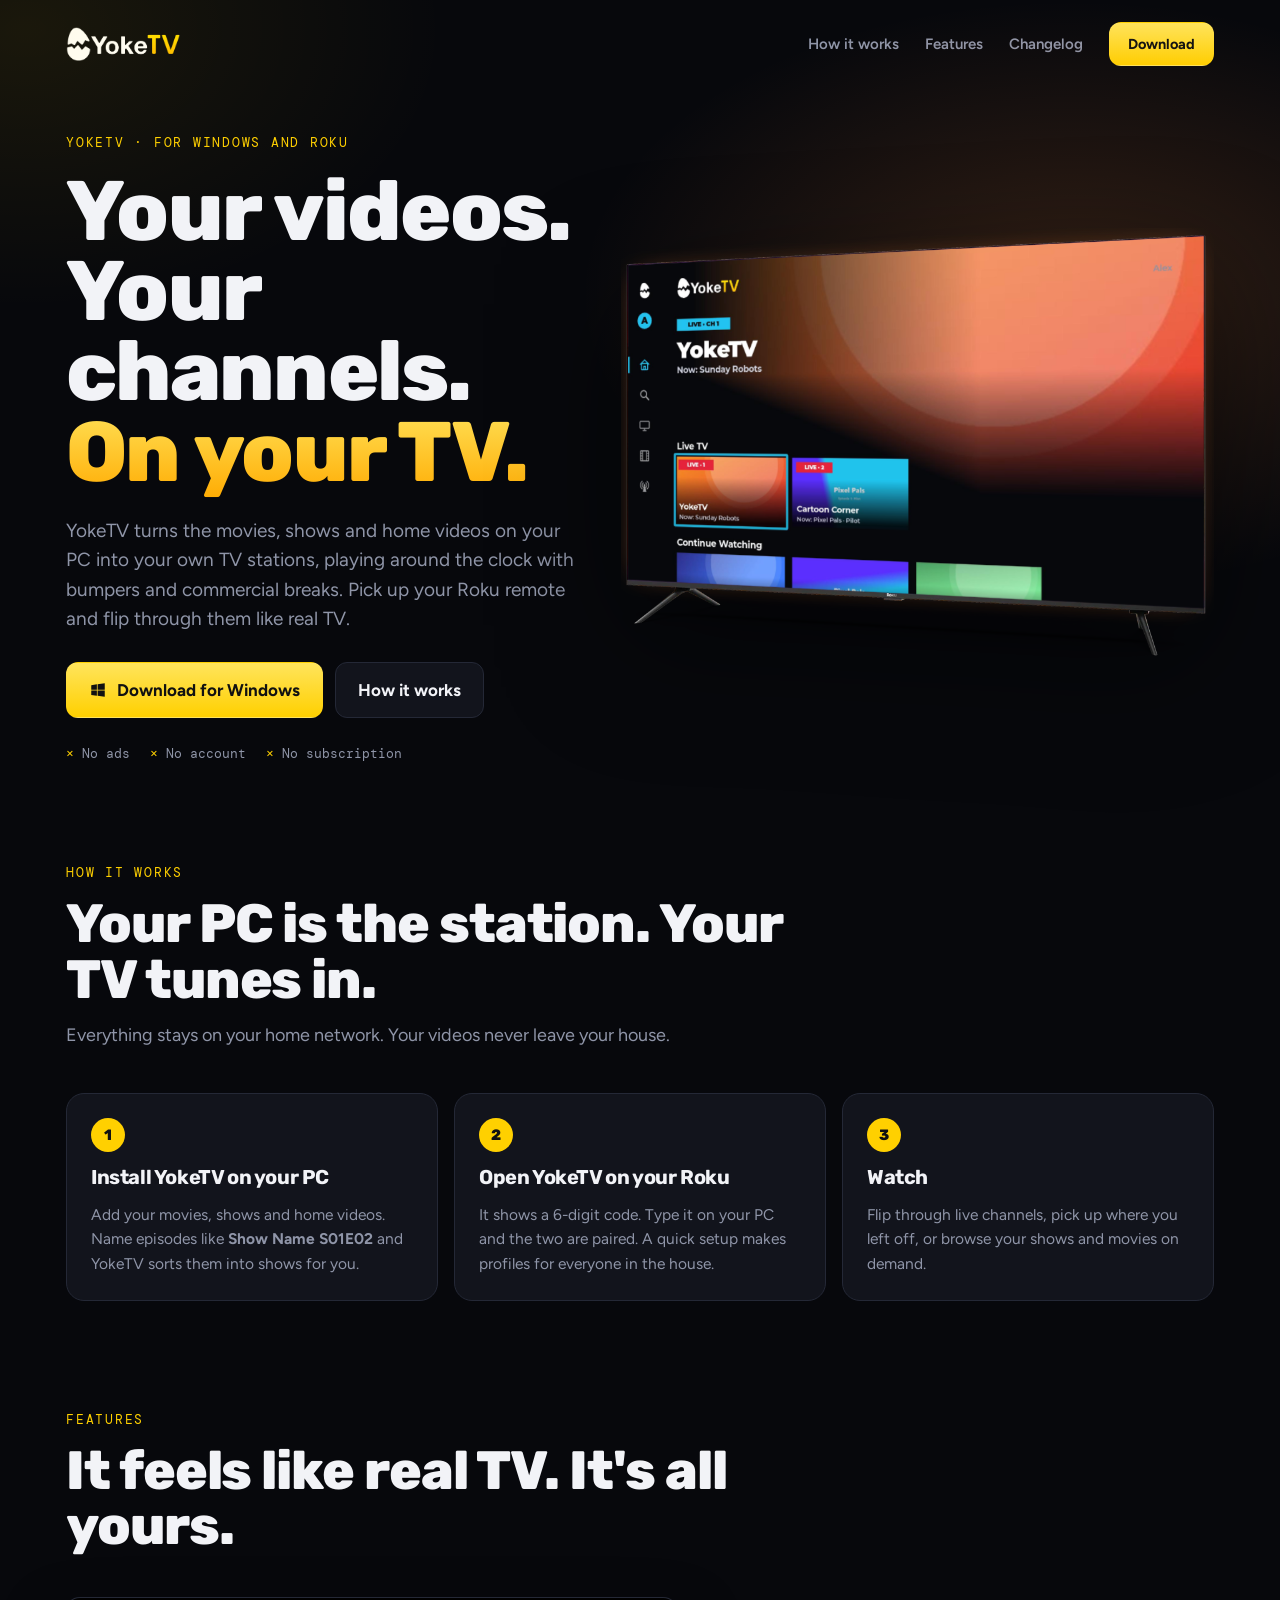
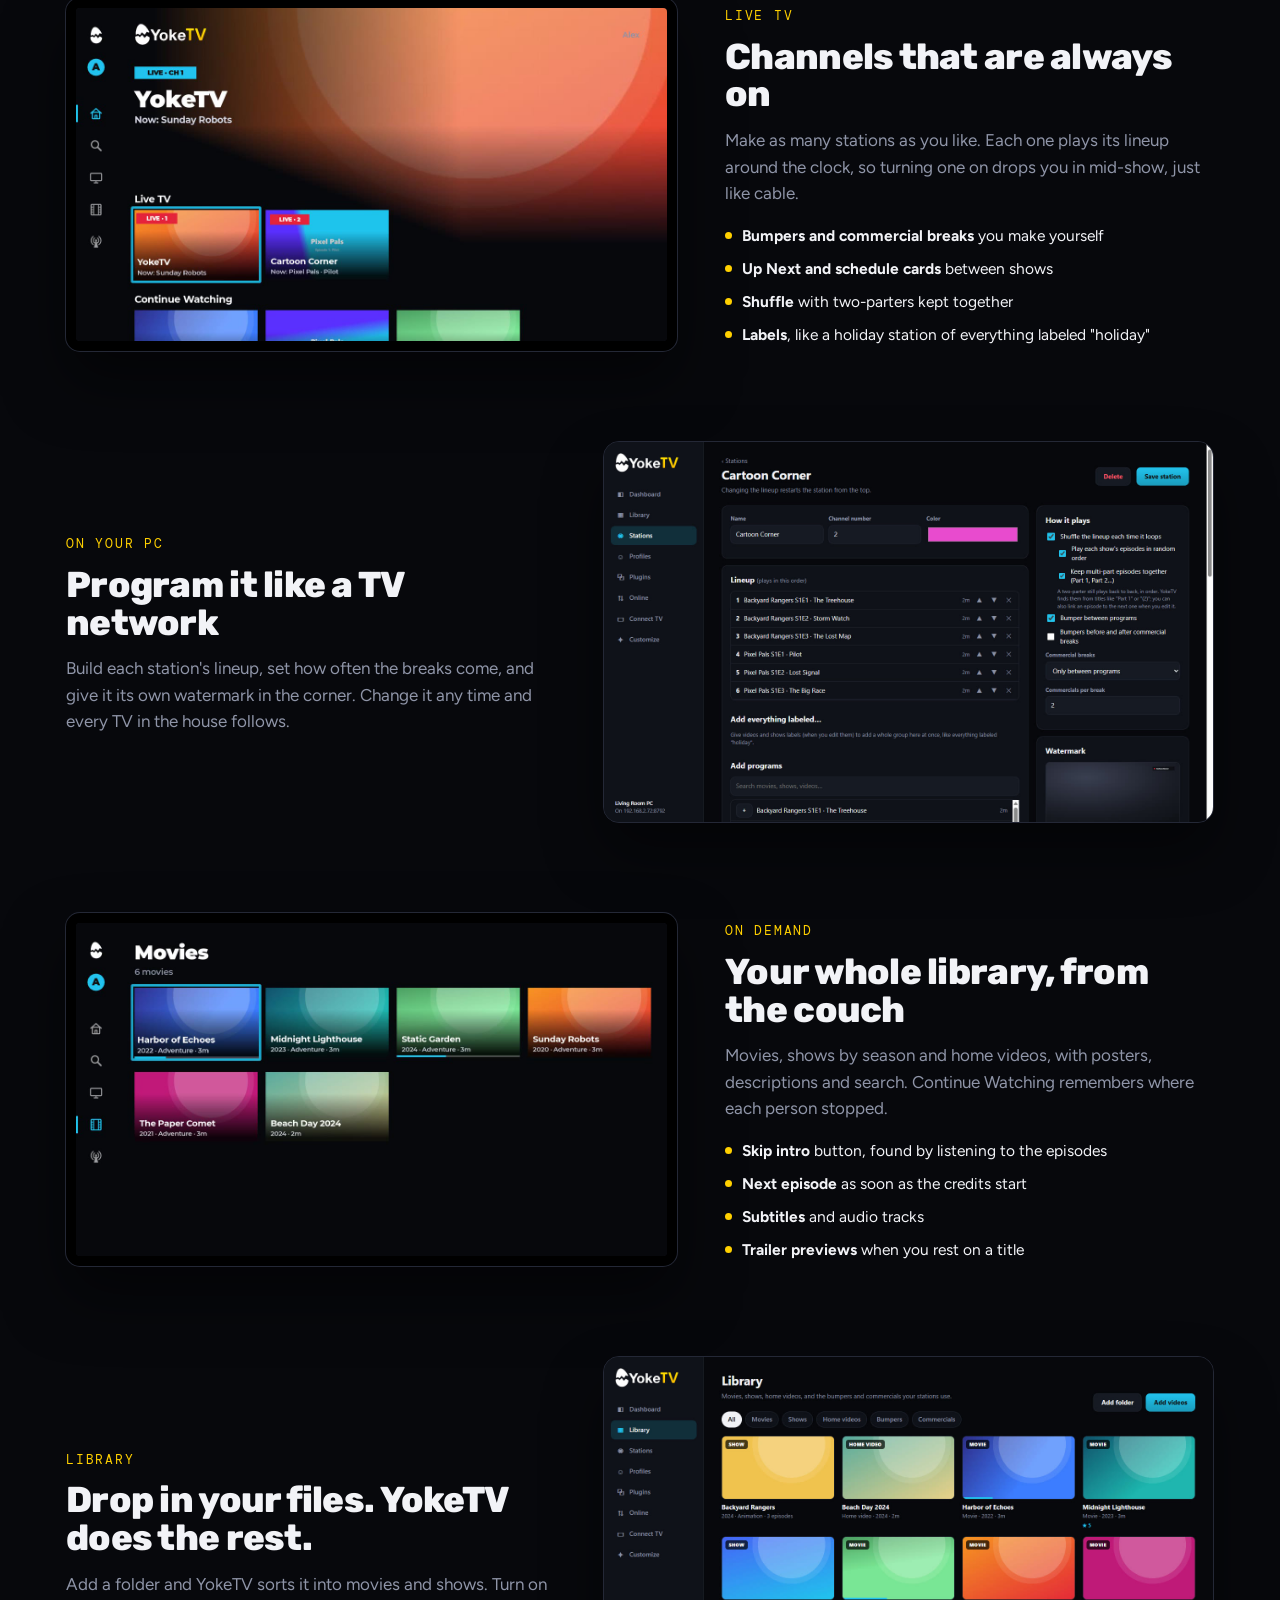
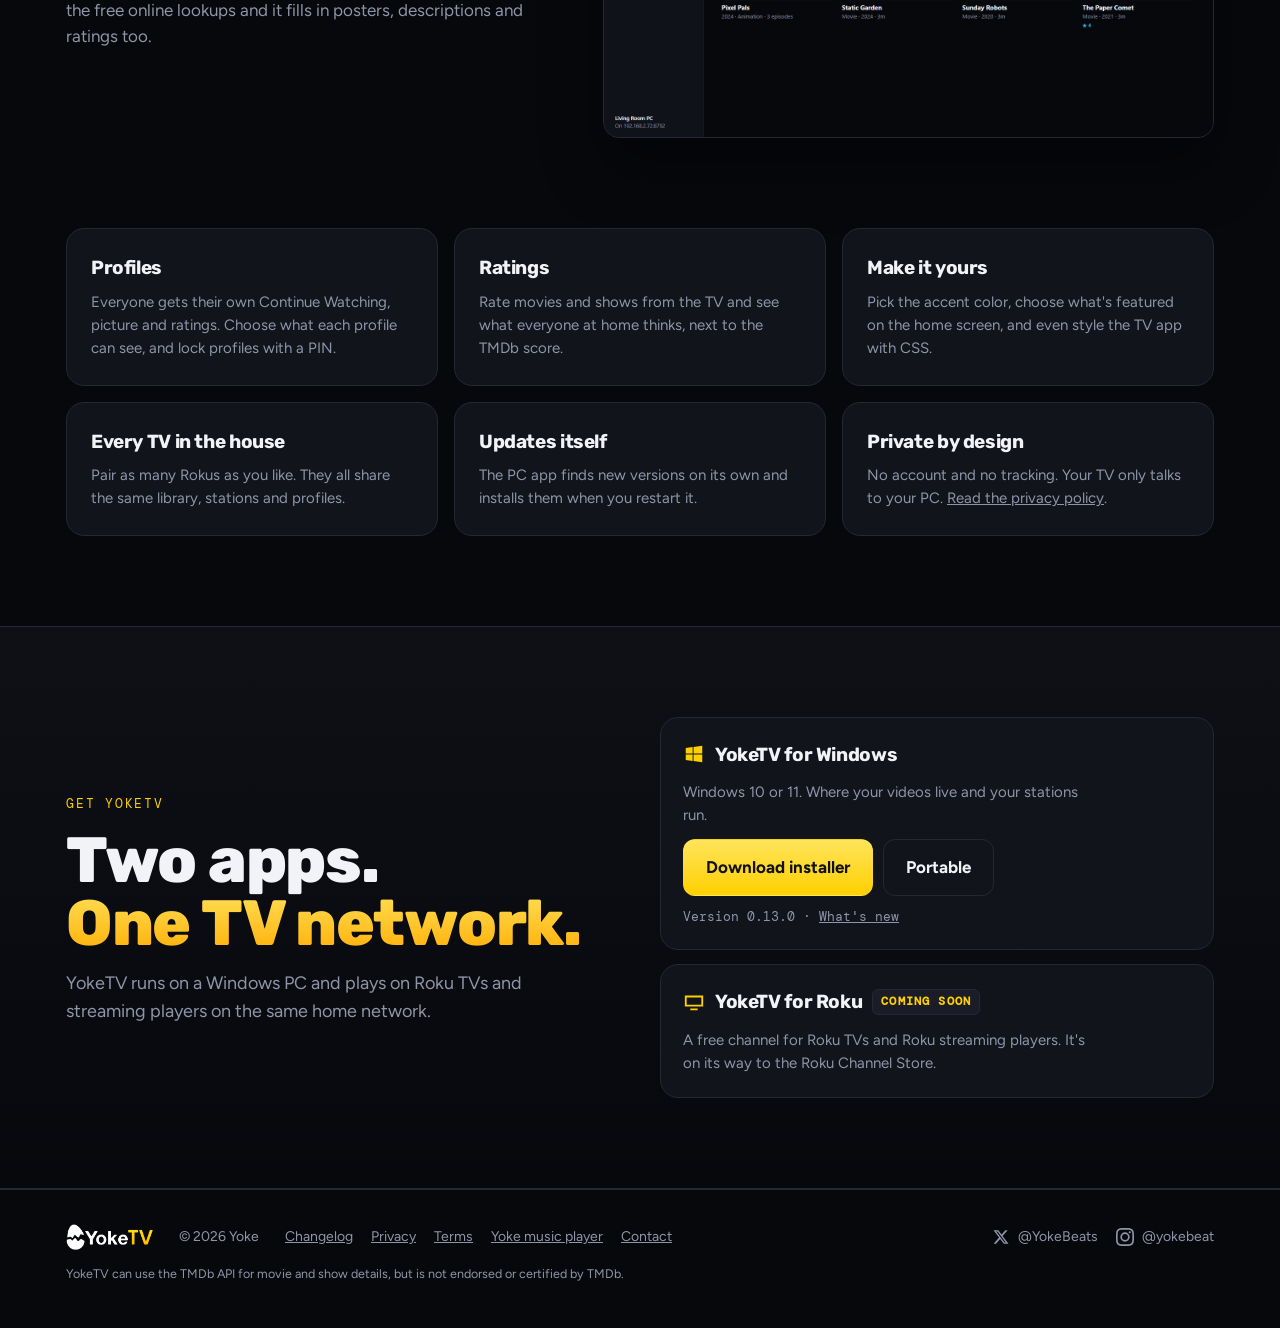
<file: index.html>
<!doctype html>
<html lang="en">
<head>
<meta charset="utf-8">
<meta name="viewport" content="width=device-width, initial-scale=1, viewport-fit=cover">
<title>YokeTV · Your own TV stations</title>
<meta name="description" content="YokeTV turns the movies, shows and home videos on your PC into your own TV channels, and plays them on your Roku. No ads, no account, no subscription.">
<link rel="icon" type="image/png" sizes="32x32" href="assets/favicon-32.png">
<link rel="icon" type="image/png" sizes="192x192" href="assets/favicon-192.png">
<link rel="apple-touch-icon" href="assets/favicon-192.png">
<link rel="preconnect" href="https://fonts.googleapis.com">
<link rel="preconnect" href="https://fonts.gstatic.com" crossorigin>
<link rel="stylesheet" href="https://fonts.googleapis.com/css2?family=Rubik:wght@500;700;800&family=Figtree:wght@400;500;600;700&family=DM+Mono:wght@400;500&display=swap">
<link rel="stylesheet" href="assets/site.css">
<meta property="og:title" content="YokeTV">
<meta property="og:description" content="Your movies, shows and home videos, as your own TV channels on your Roku.">
<meta property="og:type" content="website">
<meta property="og:url" content="https://tv.yokebeat.com/">
<meta property="og:image" content="https://tv.yokebeat.com/assets/tv-hero.png">
<meta property="og:image:alt" content="YokeTV on a TV: live channels and Continue Watching">
<meta name="theme-color" content="#07080C">
<meta name="twitter:card" content="summary_large_image">
<meta name="twitter:site" content="@YokeBeats">
</head>
<body>

<header class="wrap nav">
  <a class="logo" href="./" aria-label="YokeTV home"><img src="assets/yoketv-logo.png" alt="YokeTV" width="113" height="34"></a>
  <nav class="nav-links" aria-label="Main">
    <a class="hide-sm" href="#how">How it works</a>
    <a class="hide-sm" href="#features">Features</a>
    <a href="changelog.html">Changelog</a>
    <a class="btn" href="#download">Download</a>
  </nav>
</header>

<main>
  <section class="hero">
    <div class="wrap hero-grid">
      <div>
        <span class="label">YokeTV · for Windows and Roku</span>
        <h1 style="margin-top:16px">Your videos.<br>Your channels.<br><span class="grad">On your TV.</span></h1>
        <p class="lede">YokeTV turns the movies, shows and home videos on your PC into your own TV stations, playing around the clock with bumpers and commercial breaks. Pick up your Roku remote and flip through them like real TV.</p>
        <div class="cta">
          <a class="btn" data-dl="setup" href="https://github.com/Itz-Stickman/yoketv-releases/releases/download/v0.13.0/YokeTV-Setup-0.13.0.exe"><svg viewBox="0 0 24 24" aria-hidden="true"><path d="M3 5.5 10.5 4.4v7.1H3zm8.5-1.2L21 3v8.5h-9.5zM3 12.5h7.5v7.1L3 18.5zm8.5 0H21V21l-9.5-1.3z"/></svg>Download for Windows</a>
          <a class="btn ghost" href="#how">How it works</a>
        </div>
        <div class="promise" aria-label="What YokeTV doesn't have"><span>No ads</span><span>No account</span><span>No subscription</span></div>
      </div>
      <img class="tv-hero" src="assets/tv-hero.png" alt="A TV showing YokeTV: the YokeTV channel live on channel 1, a Cartoon Corner channel, and a Continue Watching row." width="951" height="702">
    </div>
  </section>

  <section class="block" id="how" style="padding-top:40px">
    <div class="wrap">
      <div class="sec-head">
        <span class="label">How it works</span>
        <h2>Your PC is the station. Your TV tunes in.</h2>
        <p>Everything stays on your home network. Your videos never leave your house.</p>
      </div>
      <div class="steps">
        <div class="step"><h3>Install YokeTV on your PC</h3><p>Add your movies, shows and home videos. Name episodes like <b>Show Name S01E02</b> and YokeTV sorts them into shows for you.</p></div>
        <div class="step"><h3>Open YokeTV on your Roku</h3><p>It shows a 6-digit code. Type it on your PC and the two are paired. A quick setup makes profiles for everyone in the house.</p></div>
        <div class="step"><h3>Watch</h3><p>Flip through live channels, pick up where you left off, or browse your shows and movies on demand.</p></div>
      </div>
    </div>
  </section>

  <section class="block" id="features" style="padding-top:20px">
    <div class="wrap">
      <div class="sec-head">
        <span class="label">Features</span>
        <h2>It feels like real TV. It's all yours.</h2>
      </div>

      <div class="feature">
        <div class="shot tv"><img src="assets/tv-home.jpg" alt="The YokeTV home screen on a TV: the YokeTV channel live, a Cartoon Corner channel, and Continue Watching." width="1280" height="720" loading="lazy"></div>
        <div>
          <span class="label">Live TV</span>
          <h3>Channels that are always on</h3>
          <p>Make as many stations as you like. Each one plays its lineup around the clock, so turning one on drops you in mid-show, just like cable.</p>
          <ul class="ticks">
            <li><span><b>Bumpers and commercial breaks</b> you make yourself</span></li>
            <li><span><b>Up Next and schedule cards</b> between shows</span></li>
            <li><span><b>Shuffle</b> with two-parters kept together</span></li>
            <li><span><b>Labels</b>, like a holiday station of everything labeled "holiday"</span></li>
          </ul>
        </div>
      </div>

      <div class="feature flip">
        <div class="shot"><img src="assets/pc-station.jpg" alt="Editing a station called Cartoon Corner on the PC: the lineup of episodes and the How it plays settings." width="1440" height="900" loading="lazy"></div>
        <div>
          <span class="label">On your PC</span>
          <h3>Program it like a TV network</h3>
          <p>Build each station's lineup, set how often the breaks come, and give it its own watermark in the corner. Change it any time and every TV in the house follows.</p>
        </div>
      </div>

      <div class="feature">
        <div class="shot tv"><img src="assets/tv-movies.jpg" alt="The Movies page on a TV: a grid of movies with progress bars." width="1280" height="720" loading="lazy"></div>
        <div>
          <span class="label">On demand</span>
          <h3>Your whole library, from the couch</h3>
          <p>Movies, shows by season and home videos, with posters, descriptions and search. Continue Watching remembers where each person stopped.</p>
          <ul class="ticks">
            <li><span><b>Skip intro</b> button, found by listening to the episodes</span></li>
            <li><span><b>Next episode</b> as soon as the credits start</span></li>
            <li><span><b>Subtitles</b> and audio tracks</span></li>
            <li><span><b>Trailer previews</b> when you rest on a title</span></li>
          </ul>
        </div>
      </div>

      <div class="feature flip">
        <div class="shot"><img src="assets/pc-library.jpg" alt="The YokeTV library on the PC: shows, movies and a home video with their posters." width="1440" height="900" loading="lazy"></div>
        <div>
          <span class="label">Library</span>
          <h3>Drop in your files. YokeTV does the rest.</h3>
          <p>Add a folder and YokeTV sorts it into movies and shows. Turn on the free online lookups and it fills in posters, descriptions and ratings too.</p>
        </div>
      </div>

      <div class="grid3">
        <div class="card"><h3>Profiles</h3><p>Everyone gets their own Continue Watching, picture and ratings. Choose what each profile can see, and lock profiles with a PIN.</p></div>
        <div class="card"><h3>Ratings</h3><p>Rate movies and shows from the TV and see what everyone at home thinks, next to the TMDb score.</p></div>
        <div class="card"><h3>Make it yours</h3><p>Pick the accent color, choose what's featured on the home screen, and even style the TV app with CSS.</p></div>
        <div class="card"><h3>Every TV in the house</h3><p>Pair as many Rokus as you like. They all share the same library, stations and profiles.</p></div>
        <div class="card"><h3>Updates itself</h3><p>The PC app finds new versions on its own and installs them when you restart it.</p></div>
        <div class="card"><h3>Private by design</h3><p>No account and no tracking. Your TV only talks to your PC. <a href="roku/privacy.html">Read the privacy policy</a>.</p></div>
      </div>
    </div>
  </section>

  <section class="download" id="download">
    <div class="wrap">
      <div>
        <span class="label">Get YokeTV</span>
        <h2 style="margin-top:14px">Two apps.<br><span class="grad">One TV network.</span></h2>
        <p>YokeTV runs on a Windows PC and plays on Roku TVs and streaming players on the same home network.</p>
      </div>
      <div class="dl-cards">
        <div class="dl-card">
          <h3><svg viewBox="0 0 24 24" aria-hidden="true"><path d="M3 5.5 10.5 4.4v7.1H3zm8.5-1.2L21 3v8.5h-9.5zM3 12.5h7.5v7.1L3 18.5zm8.5 0H21V21l-9.5-1.3z"/></svg>YokeTV for Windows</h3>
          <p>Windows 10 or 11. Where your videos live and your stations run.</p>
          <div class="row">
            <a class="btn" data-dl="setup" href="https://github.com/Itz-Stickman/yoketv-releases/releases/download/v0.13.0/YokeTV-Setup-0.13.0.exe">Download installer</a>
            <a class="btn ghost" data-dl="portable" href="https://github.com/Itz-Stickman/yoketv-releases/releases/download/v0.13.0/YokeTV-0.13.0-portable.exe">Portable</a>
          </div>
          <span class="meta">Version <span data-version>0.13.0</span> · <a href="changelog.html">What's new</a></span>
        </div>
        <div class="dl-card">
          <h3><svg viewBox="0 0 24 24" aria-hidden="true"><path d="M2 5h20v12H2zm2 2v8h16V7zM8 19h8v2H8z"/></svg>YokeTV for Roku <span class="soon">Coming soon</span></h3>
          <p>A free channel for Roku TVs and Roku streaming players. It's on its way to the Roku Channel Store.</p>
        </div>
      </div>
    </div>
  </section>
</main>

<footer>
  <div class="wrap">
    <img src="assets/yoketv-logo.png" alt="YokeTV" width="87" height="26">
    <span>© 2026 Yoke</span>
    <nav class="links" aria-label="More">
      <a href="changelog.html">Changelog</a>
      <a href="roku/privacy.html">Privacy</a>
      <a href="roku/terms.html">Terms</a>
      <a href="https://yokebeat.com">Yoke music player</a>
      <a href="mailto:yoke@yokebeat.com">Contact</a>
    </nav>
    <nav class="social" aria-label="YokeTV on social media">
      <a href="https://x.com/YokeBeats" target="_blank" rel="noopener me"><svg viewBox="0 0 24 24" aria-hidden="true"><path d="M17.8 3h3.1l-6.8 7.7L22 21h-6.2l-4.9-6.4L5.3 21H2.2l7.2-8.3L2 3h6.4l4.4 5.8L17.8 3zm-1.1 16.2h1.7L7.4 4.7H5.6l11.1 14.5z"/></svg><span>@YokeBeats</span></a>
      <a href="https://www.instagram.com/yokebeat/" target="_blank" rel="noopener me"><svg viewBox="0 0 24 24" aria-hidden="true"><path d="M12 2.2c3.2 0 3.6 0 4.8.1 3.2.1 4.8 1.7 4.9 4.9.1 1.3.1 1.6.1 4.8s0 3.6-.1 4.8c-.1 3.2-1.7 4.8-4.9 4.9-1.3.1-1.6.1-4.8.1s-3.6 0-4.8-.1c-3.3-.1-4.8-1.7-4.9-4.9-.1-1.3-.1-1.6-.1-4.8s0-3.6.1-4.8C2.4 4 3.9 2.4 7.2 2.3c1.2-.1 1.6-.1 4.8-.1zM12 0C8.7 0 8.3 0 7.1.1 2.7.3.3 2.7.1 7.1 0 8.3 0 8.7 0 12s0 3.7.1 4.9c.2 4.4 2.6 6.8 7 7 1.2.1 1.6.1 4.9.1s3.7 0 4.9-.1c4.4-.2 6.8-2.6 7-7 .1-1.2.1-1.6.1-4.9s0-3.7-.1-4.9c-.2-4.4-2.6-6.8-7-7C15.7 0 15.3 0 12 0zm0 5.8a6.2 6.2 0 1 0 0 12.4 6.2 6.2 0 0 0 0-12.4zM12 16a4 4 0 1 1 0-8 4 4 0 0 1 0 8zm6.4-11.8a1.4 1.4 0 1 0 0 2.9 1.4 1.4 0 0 0 0-2.9z"/></svg><span>@yokebeat</span></a>
    </nav>
    <p class="tmdb">YokeTV can use the TMDb API for movie and show details, but is not endorsed or certified by TMDb.</p>
  </div>
</footer>

<script src="assets/releases.js"></script>
</body>
</html>
</file>
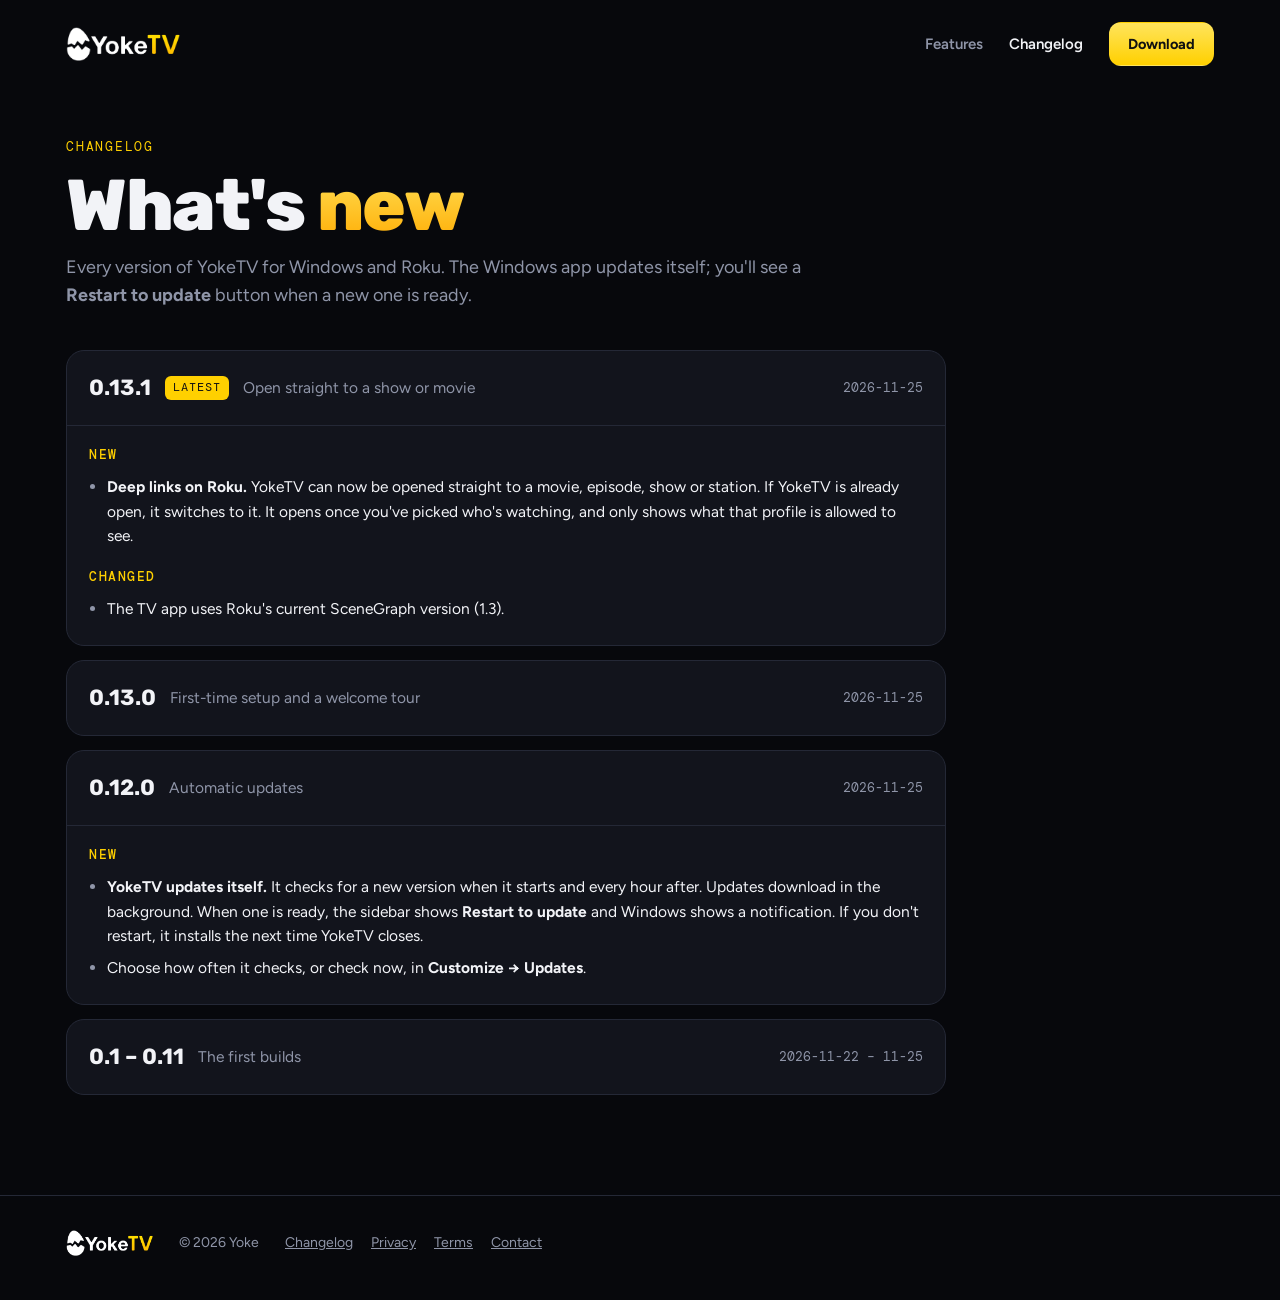
<file: changelog.html>
<!doctype html>
<html lang="en">
<head>
<meta charset="utf-8">
<meta name="viewport" content="width=device-width, initial-scale=1, viewport-fit=cover">
<title>Changelog · YokeTV</title>
<meta name="description" content="What's new in each version of YokeTV.">
<link rel="icon" type="image/png" sizes="32x32" href="assets/favicon-32.png">
<link rel="icon" type="image/png" sizes="192x192" href="assets/favicon-192.png">
<link rel="apple-touch-icon" href="assets/favicon-192.png">
<link rel="preconnect" href="https://fonts.googleapis.com">
<link rel="preconnect" href="https://fonts.gstatic.com" crossorigin>
<link rel="stylesheet" href="https://fonts.googleapis.com/css2?family=Rubik:wght@500;700;800&family=Figtree:wght@400;500;600;700&family=DM+Mono:wght@400;500&display=swap">
<link rel="stylesheet" href="assets/site.css">
<meta name="theme-color" content="#07080C">
</head>
<body>

<header class="wrap nav">
  <a class="logo" href="./" aria-label="YokeTV home"><img src="assets/yoketv-logo.png" alt="YokeTV" width="113" height="34"></a>
  <nav class="nav-links" aria-label="Main">
    <a class="hide-sm" href="./#features">Features</a>
    <a href="changelog.html" aria-current="page">Changelog</a>
    <a class="btn" href="./#download">Download</a>
  </nav>
</header>

<main>
  <div class="wrap">
    <div class="page-head">
      <span class="label">Changelog</span>
      <h1>What's <span class="grad">new</span></h1>
      <p>Every version of YokeTV for Windows and Roku. The Windows app updates itself; you'll see a <b>Restart to update</b> button when a new one is ready.</p>
    </div>

    <div class="releases">
      <details class="release" open>
        <summary><span class="r-ver">0.13.1</span><span class="badge">Latest</span><span class="r-title">Open straight to a show or movie</span><span class="r-date">2026-11-25</span></summary>
        <div class="r-body">
          <div>
            <h3>New</h3>
            <ul>
              <li><b>Deep links on Roku.</b> YokeTV can now be opened straight to a movie, episode, show or station. If YokeTV is already open, it switches to it. It opens once you've picked who's watching, and only shows what that profile is allowed to see.</li>
            </ul>
          </div>
          <div>
            <h3>Changed</h3>
            <ul>
              <li>The TV app uses Roku's current SceneGraph version (1.3).</li>
            </ul>
          </div>
        </div>
      </details>

      <details class="release">
        <summary><span class="r-ver">0.13.0</span><span class="r-title">First-time setup and a welcome tour</span><span class="r-date">2026-11-25</span></summary>
        <div class="r-body">
          <div>
            <h3>New</h3>
            <ul>
              <li><b>First-time setup.</b> A new install walks you through three steps:
                <ul>
                  <li>Type the code from your TV (or connect one later)</li>
                  <li>Make your profile, and one for everyone else at home</li>
                  <li>Pick your accent color</li>
                </ul>
              </li>
              <li><b>Welcome tour.</b> After the setup, a short tour shows where to add videos, how to edit a movie, show or episode, how to make a station and how to connect more TVs. See it again any time in <b>Customize → Welcome tour</b>.</li>
              <li><b>On the TV:</b> while you're setting up, your TV shows <b>Continue the setup on [your PC]</b>, in the color you're picking, and carries on by itself when you're done.</li>
            </ul>
          </div>
          <div>
            <h3>Fixed</h3>
            <ul>
              <li>Setting a profile PIN on the PC always said "A PIN is 4 numbers", even when it was.</li>
            </ul>
          </div>
        </div>
      </details>

      <details class="release" open>
        <summary><span class="r-ver">0.12.0</span><span class="r-title">Automatic updates</span><span class="r-date">2026-11-25</span></summary>
        <div class="r-body">
          <div>
            <h3>New</h3>
            <ul>
              <li><b>YokeTV updates itself.</b> It checks for a new version when it starts and every hour after. Updates download in the background. When one is ready, the sidebar shows <b>Restart to update</b> and Windows shows a notification. If you don't restart, it installs the next time YokeTV closes.</li>
              <li>Choose how often it checks, or check now, in <b>Customize → Updates</b>.</li>
            </ul>
          </div>
        </div>
      </details>

      <details class="release">
        <summary><span class="r-ver">0.1 – 0.11</span><span class="r-title">The first builds</span><span class="r-date">2026-11-22 – 11-25</span></summary>
        <div class="r-body">
          <div>
            <h3>Stations</h3>
            <ul>
              <li><b>Your own TV stations</b> that play around the clock, with your own bumpers, commercial breaks, and Up Next and schedule cards between shows.</li>
              <li><b>The YokeTV channel</b>, built in, plays your whole library. Leave things off it, or give them labels to make stations like a holiday channel.</li>
              <li><b>Shuffle</b> the lineup, play each show's episodes in random order, and keep two-part episodes together.</li>
              <li><b>Trailers</b> between programs: YokeTV makes them from your videos, or use your own.</li>
              <li>A <b>watermark</b> in the corner of each station: its name, your own picture, or none.</li>
            </ul>
          </div>
          <div>
            <h3>Watching</h3>
            <ul>
              <li>Movies, shows by season and home videos on demand, with search and Continue Watching.</li>
              <li><b>Skip intro</b>, found by listening to the episodes, and the next episode starts when the credits do. You can also set where an episode really ends.</li>
              <li><b>Trailer previews</b> on the TV's home screen.</li>
              <li><b>Subtitles</b> and audio tracks, with subtitle size, color and background.</li>
            </ul>
          </div>
          <div>
            <h3>Profiles and ratings</h3>
            <ul>
              <li><b>Profiles</b> with their own picture, Continue Watching and choice of what they can see. Open straight into one, or ask who's watching.</li>
              <li><b>PIN lock</b> for profiles.</li>
              <li><b>Ratings</b> from 1 to 5 for movies and shows, set from the TV or the PC, next to TMDb's score.</li>
            </ul>
          </div>
          <div>
            <h3>Online (optional)</h3>
            <ul>
              <li>Posters, descriptions and title logos from <b>TMDb</b>, subtitles from <b>OpenSubtitles</b>, and watch history with <b>Trakt</b>, using your own free accounts.</li>
            </ul>
          </div>
          <div>
            <h3>Make it yours</h3>
            <ul>
              <li>Accent color, the featured spot on the TV's home screen, which rows show, TV CSS, and plugins.</li>
            </ul>
          </div>
        </div>
      </details>
    </div>
  </div>
</main>

<footer>
  <div class="wrap">
    <img src="assets/yoketv-logo.png" alt="YokeTV" width="87" height="26">
    <span>© 2026 Yoke</span>
    <nav class="links" aria-label="More">
      <a href="changelog.html">Changelog</a>
      <a href="roku/privacy.html">Privacy</a>
      <a href="roku/terms.html">Terms</a>
      <a href="mailto:yoke@yokebeat.com">Contact</a>
    </nav>
  </div>
</footer>
</body>
</html>
</file>
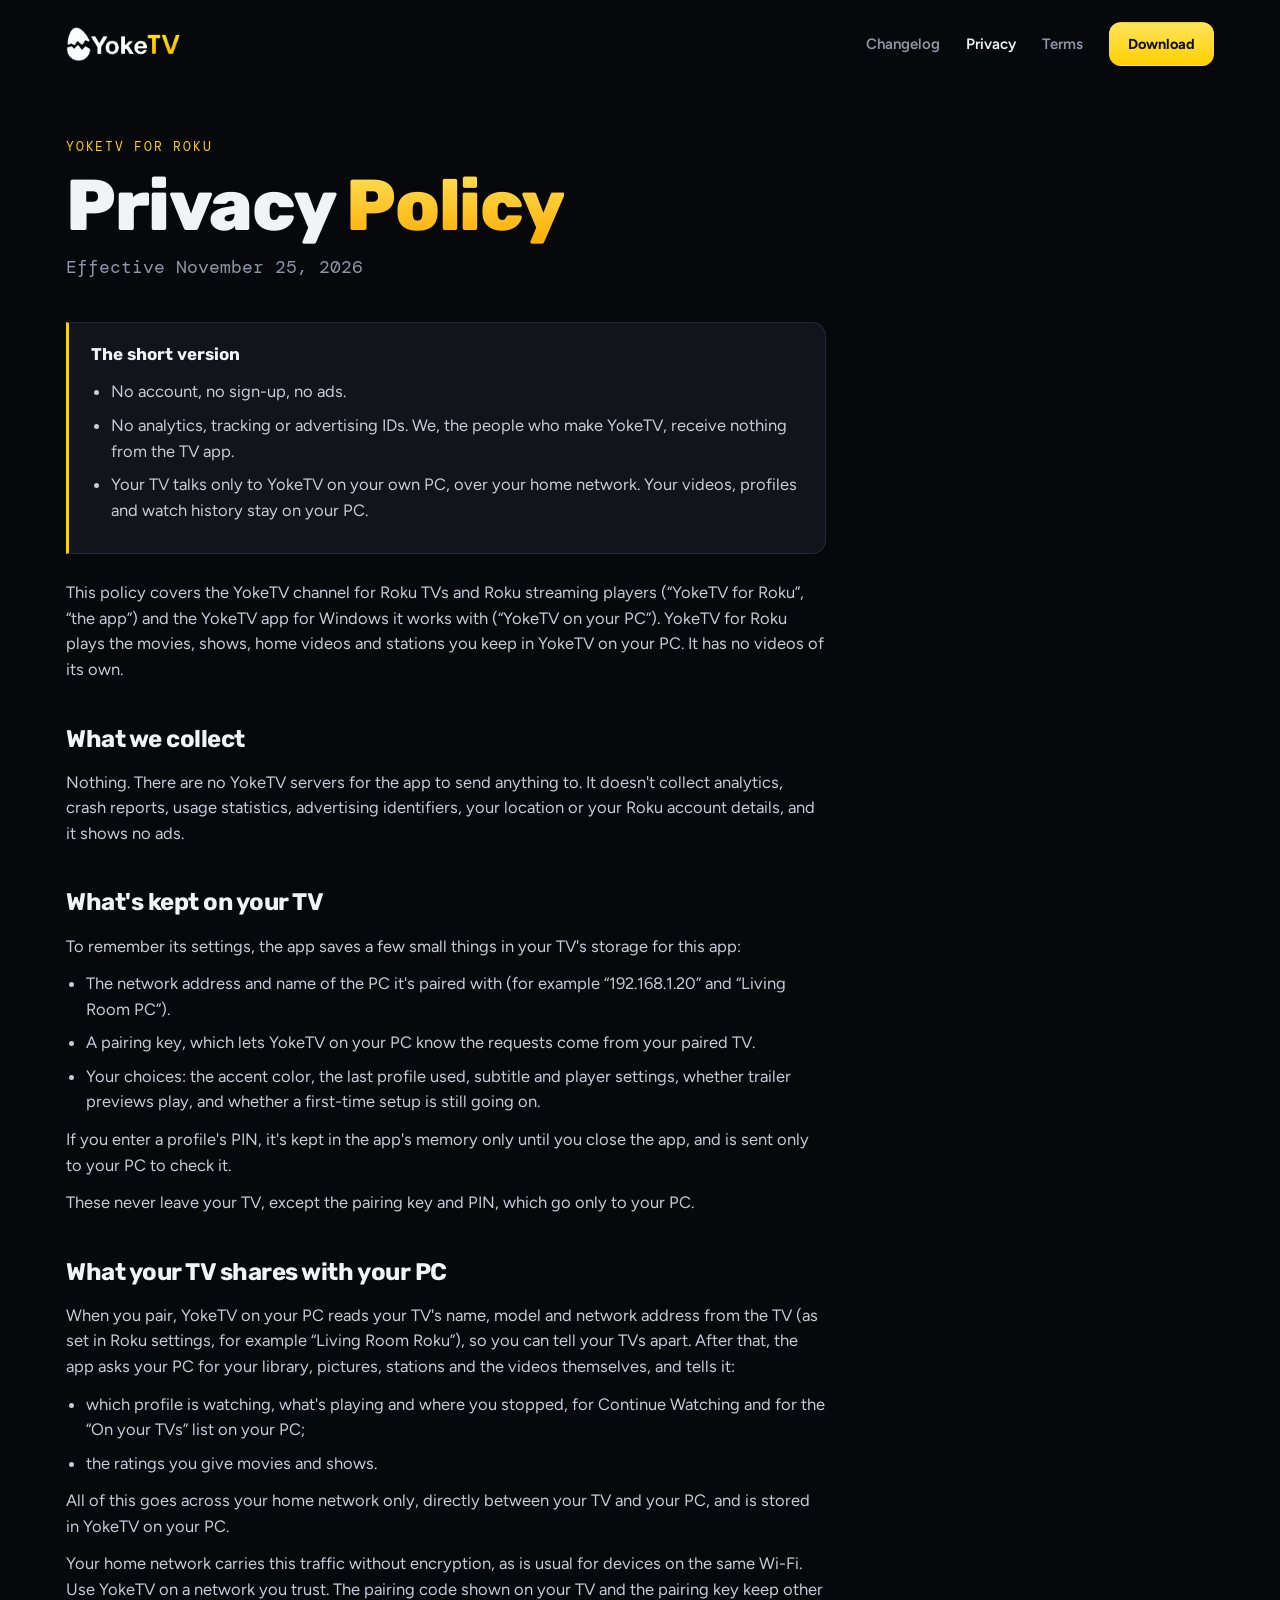
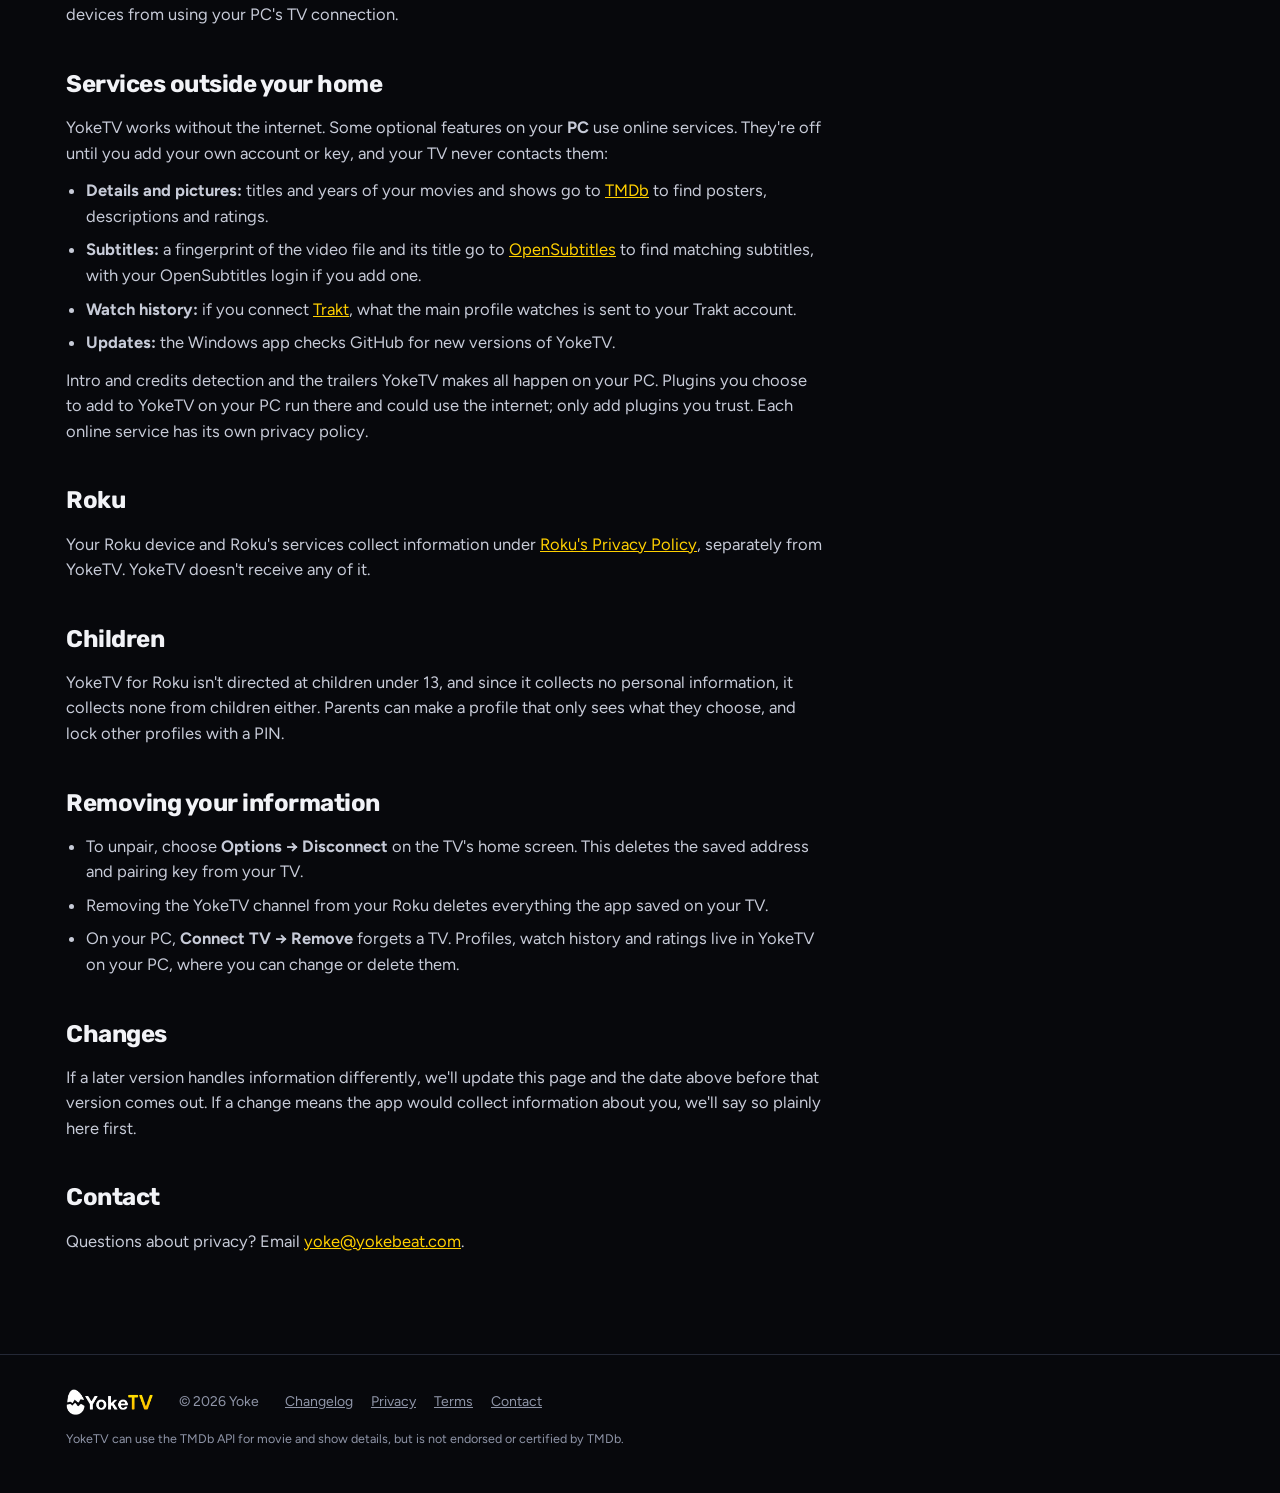
<file: roku/privacy.html>
<!doctype html>
<html lang="en">
<head>
<meta charset="utf-8">
<meta name="viewport" content="width=device-width, initial-scale=1, viewport-fit=cover">
<title>Privacy Policy · YokeTV for Roku</title>
<meta name="description" content="How YokeTV for Roku handles your information: no accounts, no ads, no tracking. Your TV only talks to YokeTV on your own PC.">
<link rel="icon" type="image/png" sizes="32x32" href="../assets/favicon-32.png">
<link rel="icon" type="image/png" sizes="192x192" href="../assets/favicon-192.png">
<link rel="apple-touch-icon" href="../assets/favicon-192.png">
<link rel="preconnect" href="https://fonts.googleapis.com">
<link rel="preconnect" href="https://fonts.gstatic.com" crossorigin>
<link rel="stylesheet" href="https://fonts.googleapis.com/css2?family=Rubik:wght@500;700;800&family=Figtree:wght@400;500;600;700&family=DM+Mono:wght@400;500&display=swap">
<link rel="stylesheet" href="../assets/site.css">
<meta name="theme-color" content="#07080C">
</head>
<body>

<header class="wrap nav">
  <a class="logo" href="../" aria-label="YokeTV home"><img src="../assets/yoketv-logo.png" alt="YokeTV" width="113" height="34"></a>
  <nav class="nav-links" aria-label="Main">
    <a class="hide-sm" href="../changelog.html">Changelog</a>
    <a href="privacy.html" aria-current="page">Privacy</a>
    <a href="terms.html">Terms</a>
    <a class="btn" href="../#download">Download</a>
  </nav>
</header>

<main class="legal">
  <div class="wrap">
    <div class="page-head">
      <span class="label">YokeTV for Roku</span>
      <h1>Privacy <span class="grad">Policy</span></h1>
      <p class="meta">Effective November 25, 2026</p>
    </div>

    <article>
      <div class="summary">
        <strong>The short version</strong>
        <ul>
          <li>No account, no sign-up, no ads.</li>
          <li>No analytics, tracking or advertising IDs. We, the people who make YokeTV, receive nothing from the TV app.</li>
          <li>Your TV talks only to YokeTV on your own PC, over your home network. Your videos, profiles and watch history stay on your PC.</li>
        </ul>
      </div>

      <p>This policy covers the YokeTV channel for Roku TVs and Roku streaming players (“YokeTV for Roku”, “the app”) and the YokeTV app for Windows it works with (“YokeTV on your PC”). YokeTV for Roku plays the movies, shows, home videos and stations you keep in YokeTV on your PC. It has no videos of its own.</p>

      <h2>What we collect</h2>
      <p>Nothing. There are no YokeTV servers for the app to send anything to. It doesn't collect analytics, crash reports, usage statistics, advertising identifiers, your location or your Roku account details, and it shows no ads.</p>

      <h2>What's kept on your TV</h2>
      <p>To remember its settings, the app saves a few small things in your TV's storage for this app:</p>
      <ul>
        <li>The network address and name of the PC it's paired with (for example “192.168.1.20” and “Living Room PC”).</li>
        <li>A pairing key, which lets YokeTV on your PC know the requests come from your paired TV.</li>
        <li>Your choices: the accent color, the last profile used, subtitle and player settings, whether trailer previews play, and whether a first-time setup is still going on.</li>
      </ul>
      <p>If you enter a profile's PIN, it's kept in the app's memory only until you close the app, and is sent only to your PC to check it.</p>
      <p>These never leave your TV, except the pairing key and PIN, which go only to your PC.</p>

      <h2>What your TV shares with your PC</h2>
      <p>When you pair, YokeTV on your PC reads your TV's name, model and network address from the TV (as set in Roku settings, for example “Living Room Roku”), so you can tell your TVs apart. After that, the app asks your PC for your library, pictures, stations and the videos themselves, and tells it:</p>
      <ul>
        <li>which profile is watching, what's playing and where you stopped, for Continue Watching and for the “On your TVs” list on your PC;</li>
        <li>the ratings you give movies and shows.</li>
      </ul>
      <p>All of this goes across your home network only, directly between your TV and your PC, and is stored in YokeTV on your PC.</p>
      <p>Your home network carries this traffic without encryption, as is usual for devices on the same Wi-Fi. Use YokeTV on a network you trust. The pairing code shown on your TV and the pairing key keep other devices from using your PC's TV connection.</p>

      <h2>Services outside your home</h2>
      <p>YokeTV works without the internet. Some optional features on your <strong>PC</strong> use online services. They're off until you add your own account or key, and your TV never contacts them:</p>
      <ul>
        <li><strong>Details and pictures:</strong> titles and years of your movies and shows go to <a href="https://www.themoviedb.org" target="_blank" rel="noopener">TMDb</a> to find posters, descriptions and ratings.</li>
        <li><strong>Subtitles:</strong> a fingerprint of the video file and its title go to <a href="https://www.opensubtitles.com" target="_blank" rel="noopener">OpenSubtitles</a> to find matching subtitles, with your OpenSubtitles login if you add one.</li>
        <li><strong>Watch history:</strong> if you connect <a href="https://trakt.tv" target="_blank" rel="noopener">Trakt</a>, what the main profile watches is sent to your Trakt account.</li>
        <li><strong>Updates:</strong> the Windows app checks GitHub for new versions of YokeTV.</li>
      </ul>
      <p>Intro and credits detection and the trailers YokeTV makes all happen on your PC. Plugins you choose to add to YokeTV on your PC run there and could use the internet; only add plugins you trust. Each online service has its own privacy policy.</p>

      <h2>Roku</h2>
      <p>Your Roku device and Roku's services collect information under <a href="https://docs.roku.com/published/userprivacypolicy/en/us" target="_blank" rel="noopener">Roku's Privacy Policy</a>, separately from YokeTV. YokeTV doesn't receive any of it.</p>

      <h2>Children</h2>
      <p>YokeTV for Roku isn't directed at children under 13, and since it collects no personal information, it collects none from children either. Parents can make a profile that only sees what they choose, and lock other profiles with a PIN.</p>

      <h2>Removing your information</h2>
      <ul>
        <li>To unpair, choose <strong>Options → Disconnect</strong> on the TV's home screen. This deletes the saved address and pairing key from your TV.</li>
        <li>Removing the YokeTV channel from your Roku deletes everything the app saved on your TV.</li>
        <li>On your PC, <strong>Connect TV → Remove</strong> forgets a TV. Profiles, watch history and ratings live in YokeTV on your PC, where you can change or delete them.</li>
      </ul>

      <h2>Changes</h2>
      <p>If a later version handles information differently, we'll update this page and the date above before that version comes out. If a change means the app would collect information about you, we'll say so plainly here first.</p>

      <h2>Contact</h2>
      <p>Questions about privacy? Email <a href="mailto:yoke@yokebeat.com">yoke@yokebeat.com</a>.</p>
    </article>
  </div>
</main>

<footer>
  <div class="wrap">
    <img src="../assets/yoketv-logo.png" alt="YokeTV" width="87" height="26">
    <span>© 2026 Yoke</span>
    <nav class="links" aria-label="More">
      <a href="../changelog.html">Changelog</a>
      <a href="privacy.html">Privacy</a>
      <a href="terms.html">Terms</a>
      <a href="mailto:yoke@yokebeat.com">Contact</a>
    </nav>
    <p class="tmdb">YokeTV can use the TMDb API for movie and show details, but is not endorsed or certified by TMDb.</p>
  </div>
</footer>
</body>
</html>
</file>
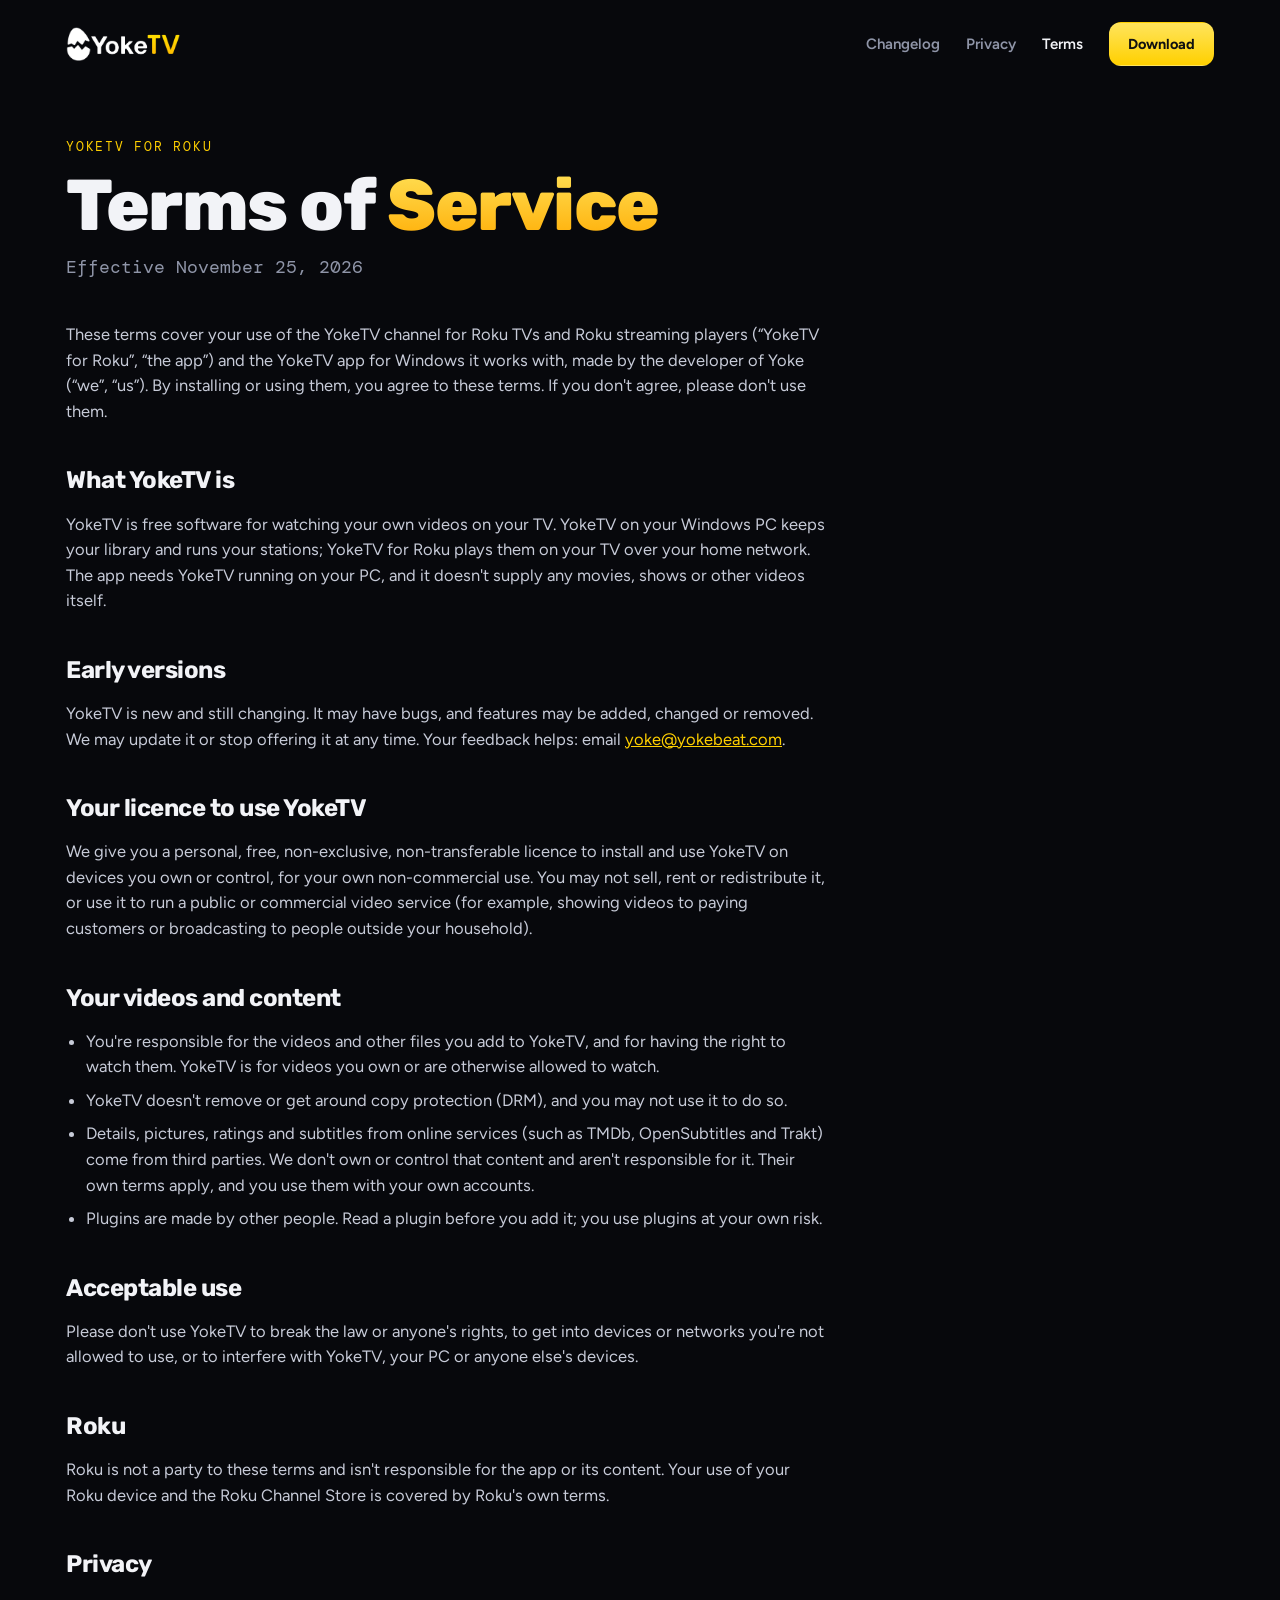
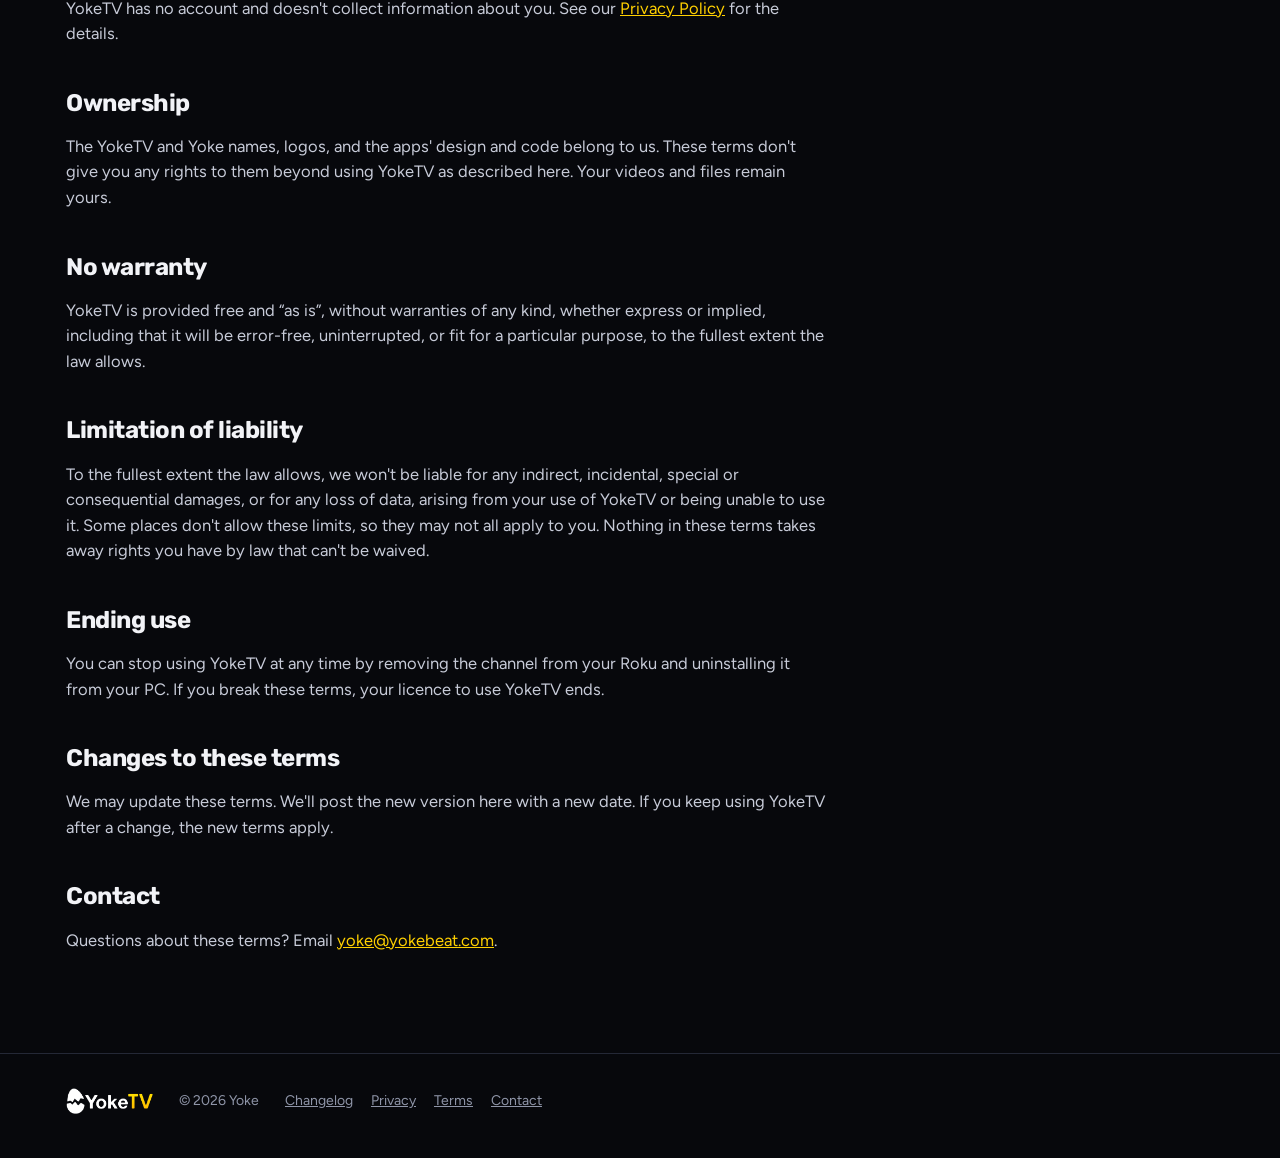
<file: roku/terms.html>
<!doctype html>
<html lang="en">
<head>
<meta charset="utf-8">
<meta name="viewport" content="width=device-width, initial-scale=1, viewport-fit=cover">
<title>Terms of Service · YokeTV for Roku</title>
<meta name="description" content="The terms for using YokeTV for Roku and YokeTV for Windows.">
<link rel="icon" type="image/png" sizes="32x32" href="../assets/favicon-32.png">
<link rel="icon" type="image/png" sizes="192x192" href="../assets/favicon-192.png">
<link rel="apple-touch-icon" href="../assets/favicon-192.png">
<link rel="preconnect" href="https://fonts.googleapis.com">
<link rel="preconnect" href="https://fonts.gstatic.com" crossorigin>
<link rel="stylesheet" href="https://fonts.googleapis.com/css2?family=Rubik:wght@500;700;800&family=Figtree:wght@400;500;600;700&family=DM+Mono:wght@400;500&display=swap">
<link rel="stylesheet" href="../assets/site.css">
<meta name="theme-color" content="#07080C">
</head>
<body>

<header class="wrap nav">
  <a class="logo" href="../" aria-label="YokeTV home"><img src="../assets/yoketv-logo.png" alt="YokeTV" width="113" height="34"></a>
  <nav class="nav-links" aria-label="Main">
    <a class="hide-sm" href="../changelog.html">Changelog</a>
    <a href="privacy.html">Privacy</a>
    <a href="terms.html" aria-current="page">Terms</a>
    <a class="btn" href="../#download">Download</a>
  </nav>
</header>

<main class="legal">
  <div class="wrap">
    <div class="page-head">
      <span class="label">YokeTV for Roku</span>
      <h1>Terms of <span class="grad">Service</span></h1>
      <p class="meta">Effective November 25, 2026</p>
    </div>

    <article>
      <p>These terms cover your use of the YokeTV channel for Roku TVs and Roku streaming players (“YokeTV for Roku”, “the app”) and the YokeTV app for Windows it works with, made by the developer of Yoke (“we”, “us”). By installing or using them, you agree to these terms. If you don't agree, please don't use them.</p>

      <h2>What YokeTV is</h2>
      <p>YokeTV is free software for watching your own videos on your TV. YokeTV on your Windows PC keeps your library and runs your stations; YokeTV for Roku plays them on your TV over your home network. The app needs YokeTV running on your PC, and it doesn't supply any movies, shows or other videos itself.</p>

      <h2>Early versions</h2>
      <p>YokeTV is new and still changing. It may have bugs, and features may be added, changed or removed. We may update it or stop offering it at any time. Your feedback helps: email <a href="mailto:yoke@yokebeat.com">yoke@yokebeat.com</a>.</p>

      <h2>Your licence to use YokeTV</h2>
      <p>We give you a personal, free, non-exclusive, non-transferable licence to install and use YokeTV on devices you own or control, for your own non-commercial use. You may not sell, rent or redistribute it, or use it to run a public or commercial video service (for example, showing videos to paying customers or broadcasting to people outside your household).</p>

      <h2>Your videos and content</h2>
      <ul>
        <li>You're responsible for the videos and other files you add to YokeTV, and for having the right to watch them. YokeTV is for videos you own or are otherwise allowed to watch.</li>
        <li>YokeTV doesn't remove or get around copy protection (DRM), and you may not use it to do so.</li>
        <li>Details, pictures, ratings and subtitles from online services (such as TMDb, OpenSubtitles and Trakt) come from third parties. We don't own or control that content and aren't responsible for it. Their own terms apply, and you use them with your own accounts.</li>
        <li>Plugins are made by other people. Read a plugin before you add it; you use plugins at your own risk.</li>
      </ul>

      <h2>Acceptable use</h2>
      <p>Please don't use YokeTV to break the law or anyone's rights, to get into devices or networks you're not allowed to use, or to interfere with YokeTV, your PC or anyone else's devices.</p>

      <h2>Roku</h2>
      <p>Roku is not a party to these terms and isn't responsible for the app or its content. Your use of your Roku device and the Roku Channel Store is covered by Roku's own terms.</p>

      <h2>Privacy</h2>
      <p>YokeTV has no account and doesn't collect information about you. See our <a href="privacy.html">Privacy Policy</a> for the details.</p>

      <h2>Ownership</h2>
      <p>The YokeTV and Yoke names, logos, and the apps' design and code belong to us. These terms don't give you any rights to them beyond using YokeTV as described here. Your videos and files remain yours.</p>

      <h2>No warranty</h2>
      <p>YokeTV is provided free and “as is”, without warranties of any kind, whether express or implied, including that it will be error-free, uninterrupted, or fit for a particular purpose, to the fullest extent the law allows.</p>

      <h2>Limitation of liability</h2>
      <p>To the fullest extent the law allows, we won't be liable for any indirect, incidental, special or consequential damages, or for any loss of data, arising from your use of YokeTV or being unable to use it. Some places don't allow these limits, so they may not all apply to you. Nothing in these terms takes away rights you have by law that can't be waived.</p>

      <h2>Ending use</h2>
      <p>You can stop using YokeTV at any time by removing the channel from your Roku and uninstalling it from your PC. If you break these terms, your licence to use YokeTV ends.</p>

      <h2>Changes to these terms</h2>
      <p>We may update these terms. We'll post the new version here with a new date. If you keep using YokeTV after a change, the new terms apply.</p>

      <h2>Contact</h2>
      <p>Questions about these terms? Email <a href="mailto:yoke@yokebeat.com">yoke@yokebeat.com</a>.</p>
    </article>
  </div>
</main>

<footer>
  <div class="wrap">
    <img src="../assets/yoketv-logo.png" alt="YokeTV" width="87" height="26">
    <span>© 2026 Yoke</span>
    <nav class="links" aria-label="More">
      <a href="../changelog.html">Changelog</a>
      <a href="privacy.html">Privacy</a>
      <a href="terms.html">Terms</a>
      <a href="mailto:yoke@yokebeat.com">Contact</a>
    </nav>
  </div>
</footer>
</body>
</html>
</file>
<file: assets/site.css>
/* YokeTV site: the same dark world and type as yokebeat.com, with YokeTV's gold. */
:root {
  --bg: #07080C;
  --bg-2: #0E1016;
  --panel: #12141C;
  --panel-hi: #1A1D27;
  --line: #242836;
  --ink: #F2F3F7;
  --muted: #8F95A8;
  --gold: #FFD000;
  --gold-hi: #FFE45C;
  --gold-deep: #FFAA00;
  --live: #E5243B;
  --cyan: #22C3EE;
  --font-display: "Rubik", "Segoe UI", system-ui, sans-serif;
  --font-body: "Figtree", "Segoe UI", system-ui, sans-serif;
  --font-mono: "DM Mono", ui-monospace, "Cascadia Mono", Consolas, monospace;
  color-scheme: dark;
}
* { box-sizing: border-box; }
[hidden] { display: none !important; }
html { scroll-behavior: smooth; overflow-x: clip; }
@media (prefers-reduced-motion: reduce) { html { scroll-behavior: auto; } }
body {
  margin: 0; background: var(--bg); color: var(--ink);
  font-family: var(--font-body); font-size: 17px; line-height: 1.55;
  -webkit-font-smoothing: antialiased; overflow-x: hidden;
}
img { max-width: 100%; height: auto; display: block; }
a { color: inherit; }
h1, h2, h3 { font-family: var(--font-display); margin: 0; letter-spacing: -0.02em; }
p { margin: 0; }
.wrap {
  max-width: 1180px; margin: 0 auto;
  padding-left: max(16px, env(safe-area-inset-left, 0px));
  padding-right: max(16px, env(safe-area-inset-right, 0px));
}
.label { font-family: var(--font-mono); font-size: 12.5px; text-transform: uppercase; letter-spacing: .14em; color: var(--gold); }
.grad { background: linear-gradient(180deg, var(--gold-hi), var(--gold-deep)); -webkit-background-clip: text; background-clip: text; color: transparent; }
.btn {
  display: inline-flex; align-items: center; gap: 10px; padding: 14px 22px; border-radius: 12px;
  background: linear-gradient(180deg, var(--gold-hi), var(--gold)); color: #111; font-weight: 700; text-decoration: none;
  border: 1px solid transparent; transition: filter .15s ease, transform .15s ease;
}
.btn:hover { filter: brightness(1.06); transform: translateY(-1px); }
.btn.ghost { background: var(--panel); color: var(--ink); border-color: var(--line); }
.btn svg { width: 18px; height: 18px; fill: currentColor; flex: none; }
.btn small { font-weight: 500; opacity: .75; }

/* nav */
.nav { display: flex; align-items: center; justify-content: space-between; gap: 20px; padding-top: 22px; padding-bottom: 22px; }
.logo img { height: 34px; width: auto; }
.nav-links { display: flex; gap: 26px; align-items: center; font-weight: 600; font-size: 15px; }
.nav-links a:not(.btn) { text-decoration: none; color: var(--muted); }
.nav-links a:not(.btn):hover, .nav-links a[aria-current="page"] { color: var(--ink); }
.nav-links .btn { padding: 10px 18px; font-size: 14.5px; }
@media (max-width: 860px) { .nav-links a.hide-sm { display: none; } .nav-links { gap: 16px; } }
@media (max-width: 520px) { .nav-links a:not(.btn) { display: none; } }

/* hero */
.hero { position: relative; isolation: isolate; padding: 40px 0 60px; overflow-x: clip; }
.hero::before {
  content: ""; position: absolute; inset: -20% -10% 0; z-index: -1;
  background: radial-gradient(700px 420px at 78% 40%, rgba(255, 140, 60, .18), transparent 70%), radial-gradient(600px 400px at 10% 10%, rgba(255, 208, 0, .08), transparent 70%);
}
.hero-grid { display: grid; grid-template-columns: minmax(0, 1fr) minmax(0, 1.15fr); gap: 40px; align-items: center; }
.hero h1 { font-size: clamp(44px, 6.6vw, 86px); line-height: .95; font-weight: 800; }
.hero .lede { font-size: 19px; color: var(--muted); max-width: 30em; margin-top: 24px; }
.cta { display: flex; flex-wrap: wrap; gap: 12px; margin-top: 28px; }
.promise { display: flex; flex-wrap: wrap; gap: 8px 20px; margin-top: 26px; font-family: var(--font-mono); font-size: 13px; color: var(--muted); }
.promise span::before { content: "×"; color: var(--gold); margin-right: 8px; }
.tv-hero { filter: drop-shadow(0 40px 60px rgba(0, 0, 0, .55)); }
.hero .meta { font-family: var(--font-mono); font-size: 12.5px; color: var(--muted); margin-top: 14px; }
@media (max-width: 900px) { .hero-grid { grid-template-columns: minmax(0, 1fr); } .tv-hero { max-width: 620px; margin: 0 auto; } }

/* sections */
.block { padding: 90px 0; }
.sec-head { display: grid; gap: 14px; max-width: 46rem; margin-bottom: 44px; }
.sec-head h2 { font-size: clamp(32px, 4.4vw, 54px); line-height: 1.02; font-weight: 800; }
.sec-head p { color: var(--muted); font-size: 18px; max-width: 38em; }

.steps { display: grid; grid-template-columns: repeat(3, minmax(0, 1fr)); gap: 16px; counter-reset: step; }
.step { background: var(--panel); border: 1px solid var(--line); border-radius: 18px; padding: 24px; display: grid; gap: 10px; align-content: start; counter-increment: step; }
.step::before { content: counter(step); font-family: var(--font-display); font-weight: 800; font-size: 15px; width: 34px; height: 34px; border-radius: 50%; display: grid; place-items: center; background: var(--gold); color: #111; }
.step h3 { font-size: 20px; }
.step p { color: var(--muted); font-size: 15.5px; }
@media (max-width: 820px) { .steps { grid-template-columns: 1fr; } }

.feature { display: grid; grid-template-columns: minmax(0, 1.25fr) minmax(0, 1fr); gap: 48px; align-items: center; margin-bottom: 90px; }
.feature.flip { grid-template-columns: minmax(0, 1fr) minmax(0, 1.25fr); }
.feature.flip .shot { order: 2; }
.feature:last-child { margin-bottom: 0; }
.feature h3 { font-size: clamp(26px, 3vw, 36px); font-weight: 800; line-height: 1.05; margin: 10px 0 14px; }
.feature p { color: var(--muted); font-size: 17px; }
.shot { border-radius: 16px; overflow: hidden; border: 1px solid var(--line); background: var(--panel); box-shadow: 0 30px 60px rgba(0, 0, 0, .45); }
.shot.tv { border: 10px solid #000; border-radius: 14px; box-shadow: 0 0 0 1px var(--line), 0 30px 60px rgba(0, 0, 0, .5); }
.ticks { list-style: none; margin: 18px 0 0; padding: 0; display: grid; gap: 9px; }
.ticks li { display: flex; gap: 10px; align-items: baseline; color: var(--ink); font-size: 15.5px; }
.ticks li::before { content: ""; flex: none; width: 7px; height: 7px; border-radius: 50%; background: var(--gold); transform: translateY(-2px); }
.ticks b { font-weight: 700; }
@media (max-width: 900px) { .feature, .feature.flip { grid-template-columns: minmax(0, 1fr); gap: 26px; } .feature.flip .shot { order: 0; } }

.grid3 { display: grid; grid-template-columns: repeat(3, minmax(0, 1fr)); gap: 16px; }
.card { background: var(--panel); border: 1px solid var(--line); border-radius: 18px; padding: 24px; display: grid; gap: 8px; align-content: start; }
.card h3 { font-size: 19px; }
.card p { color: var(--muted); font-size: 15px; }
@media (max-width: 900px) { .grid3 { grid-template-columns: 1fr 1fr; } }
@media (max-width: 600px) { .grid3 { grid-template-columns: 1fr; } }

/* download band */
.download { position: relative; isolation: isolate; border-top: 1px solid var(--line); border-bottom: 1px solid var(--line); background: linear-gradient(180deg, var(--bg-2), var(--bg)); }
.download .wrap { padding-top: 90px; padding-bottom: 90px; display: grid; grid-template-columns: minmax(0, 1fr) minmax(0, 1fr); gap: 40px; align-items: center; }
.download h2 { font-size: clamp(38px, 5vw, 64px); line-height: .98; font-weight: 800; }
.download p { color: var(--muted); font-size: 18px; margin-top: 16px; max-width: 28em; }
.dl-cards { display: grid; gap: 14px; }
.dl-card { background: var(--panel); border: 1px solid var(--line); border-radius: 18px; padding: 22px; display: grid; gap: 12px; }
.dl-card h3 { font-size: 19px; display: flex; align-items: center; gap: 10px; }
.dl-card h3 svg { width: 22px; height: 22px; fill: var(--gold); }
.dl-card p { margin: 0; font-size: 15px; }
.dl-card .row { display: flex; flex-wrap: wrap; gap: 10px; align-items: center; }
.dl-card .meta { font-family: var(--font-mono); font-size: 12.5px; color: var(--muted); }
.soon { font-family: var(--font-mono); font-size: 11.5px; text-transform: uppercase; letter-spacing: .1em; padding: 3px 8px; border-radius: 6px; background: var(--panel-hi); color: var(--gold); border: 1px solid var(--line); }
@media (max-width: 900px) { .download .wrap { grid-template-columns: minmax(0, 1fr); } }

/* inner pages: changelog and legal */
.page-head { display: grid; gap: 14px; justify-items: start; max-width: 46rem; padding: 50px 0 40px; }
.page-head h1 { font-size: clamp(40px, 6vw, 72px); line-height: .95; font-weight: 800; }
.page-head p { color: var(--muted); font-size: 18px; }
.releases { display: grid; gap: 14px; max-width: 880px; padding-bottom: 100px; }
.release { background: var(--panel); border: 1px solid var(--line); border-radius: 18px; overflow: hidden; }
.release summary { list-style: none; cursor: pointer; display: flex; flex-wrap: wrap; align-items: center; gap: 10px 14px; padding: 20px 22px; }
.release summary::-webkit-details-marker { display: none; }
.release summary:hover { background: var(--panel-hi); }
.r-ver { font-family: var(--font-display); font-weight: 700; font-size: 22px; }
.r-title { color: var(--muted); font-size: 15.5px; }
.r-date { margin-left: auto; font-family: var(--font-mono); font-size: 13px; color: var(--muted); }
.badge { font-family: var(--font-mono); font-size: 11.5px; text-transform: uppercase; letter-spacing: .08em; padding: 3px 8px; border-radius: 6px; background: var(--gold); color: #111; }
.r-body { display: grid; gap: 20px; padding: 4px 22px 24px; border-top: 1px solid var(--line); padding-top: 20px; }
.r-body h3 { font-family: var(--font-mono); font-size: 12.5px; font-weight: 500; text-transform: uppercase; letter-spacing: .12em; color: var(--gold); margin-bottom: 10px; }
.r-body ul { margin: 0; padding: 0 0 0 18px; display: grid; gap: 8px; color: var(--ink); font-size: 15.5px; }
.r-body ul ul { margin-top: 6px; color: var(--muted); font-size: 14.5px; }
.r-body li::marker { color: var(--muted); }
.legal article { max-width: 760px; padding-bottom: 100px; }
.legal article h2 { font-size: 24px; margin: 38px 0 12px; }
.legal article p, .legal article li { color: #C7CBD8; font-size: 16.5px; }
.legal article p + p { margin-top: 12px; }
.legal article ul { padding-left: 20px; display: grid; gap: 8px; margin: 12px 0; }
.legal article a { color: var(--gold); }
.summary { background: var(--panel); border: 1px solid var(--line); border-left: 3px solid var(--gold); border-radius: 0 14px 14px 0; padding: 18px 22px; margin-bottom: 26px; }
.summary strong { font-family: var(--font-display); }
.meta { font-family: var(--font-mono); font-size: 13px; color: var(--muted); }

/* footer */
footer { border-top: 1px solid var(--line); padding: 34px 0 44px; color: var(--muted); font-size: 14px; }
footer .wrap { display: flex; flex-wrap: wrap; gap: 14px 26px; align-items: center; }
footer img { height: 26px; width: auto; }
footer a { color: var(--muted); }
footer a:hover { color: var(--ink); }
footer .links { display: flex; flex-wrap: wrap; gap: 8px 18px; }
.social { margin-left: auto; display: flex; gap: 18px; }
.social a { display: inline-flex; gap: 8px; align-items: center; text-decoration: none; }
.social svg { width: 18px; height: 18px; fill: currentColor; }
.tmdb { width: 100%; font-size: 12.5px; }
@media (max-width: 700px) { .social { margin-left: 0; } }
</file>
